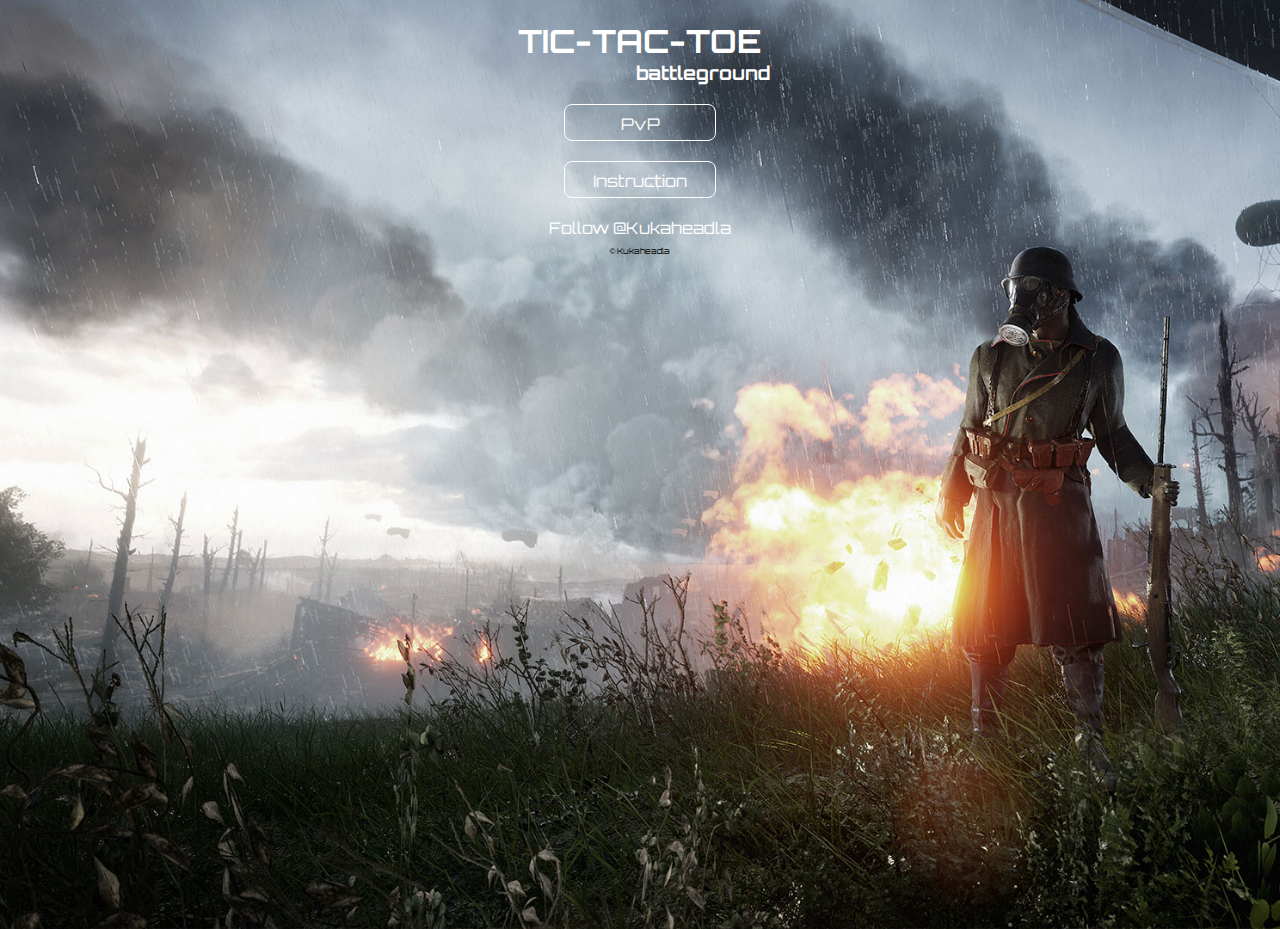
<file: index.html>
<!DOCTYPE html>
<html lang="en">
<head>
  <meta charset="UTF-8">
  <meta name="viewport" content="width=device-width, initial-scale=1.0">
  <meta http-equiv="X-UA-Compatible" content="ie=edge">
  <link href="https://fonts.googleapis.com/css?family=Orbitron" rel="stylesheet">
  <link rel="stylesheet" href="CSS/style.css">
  <title>TIC-TAC-TOE</title>
</head>
<body>
  <h1>TIC-TAC-TOE</h1>
  <h3>battleground</h3>
  <a href="pvp/pvp.html"><div class='menu' id='hoverSound'>PvP</div></a>
  <br>
  <a href="instruction.html"><div class='menu'  id='hoverSound2'>Instruction</div></a>
  <br>

  <div class='end'><a href="https://twitter.com/Kukaheadla" class="twitter-follow-button" data-show-count="false">Follow @Kukaheadla</a><script async src="//platform.twitter.com/widgets.js" charset="utf-8"></script></div>
  <p>&copy Kukaheadla</p>

</body>

<script
  src="https://code.jquery.com/jquery-3.1.1.js"
  integrity="sha256-16cdPddA6VdVInumRGo6IbivbERE8p7CQR3HzTBuELA="
  crossorigin="anonymous"></script>
<script>
window.twttr = (function(d, s, id) {
  var js, fjs = d.getElementsByTagName(s)[0],
    t = window.twttr || {};
  if (d.getElementById(id)) return t;
  js = d.createElement(s);
  js.id = id;
  js.src = "https://platform.twitter.com/widgets.js";
  fjs.parentNode.insertBefore(js, fjs);

  t._e = [];
  t.ready = function(f) {
    t._e.push(f);
  };

  return t;
}(document, "script", "twitter-wjs"));

function play(){
     var audio = document.getElementById("audio");
     audio.play();
               }



$("#hoverSound").mouseenter(function() {
  new Audio('audio/beep.mp3').play()
});

$("#hoverSound2").mouseenter(function() {
  new Audio('audio/beep.mp3').play()
});

$("#hoverSound").mousedown(function() {
  new Audio('audio/gun.mp3').play()
});

$("#hoverSound2").mousedown(function() {
  new Audio('audio/gun.mp3').play()
});

</script>
</html>
</file>
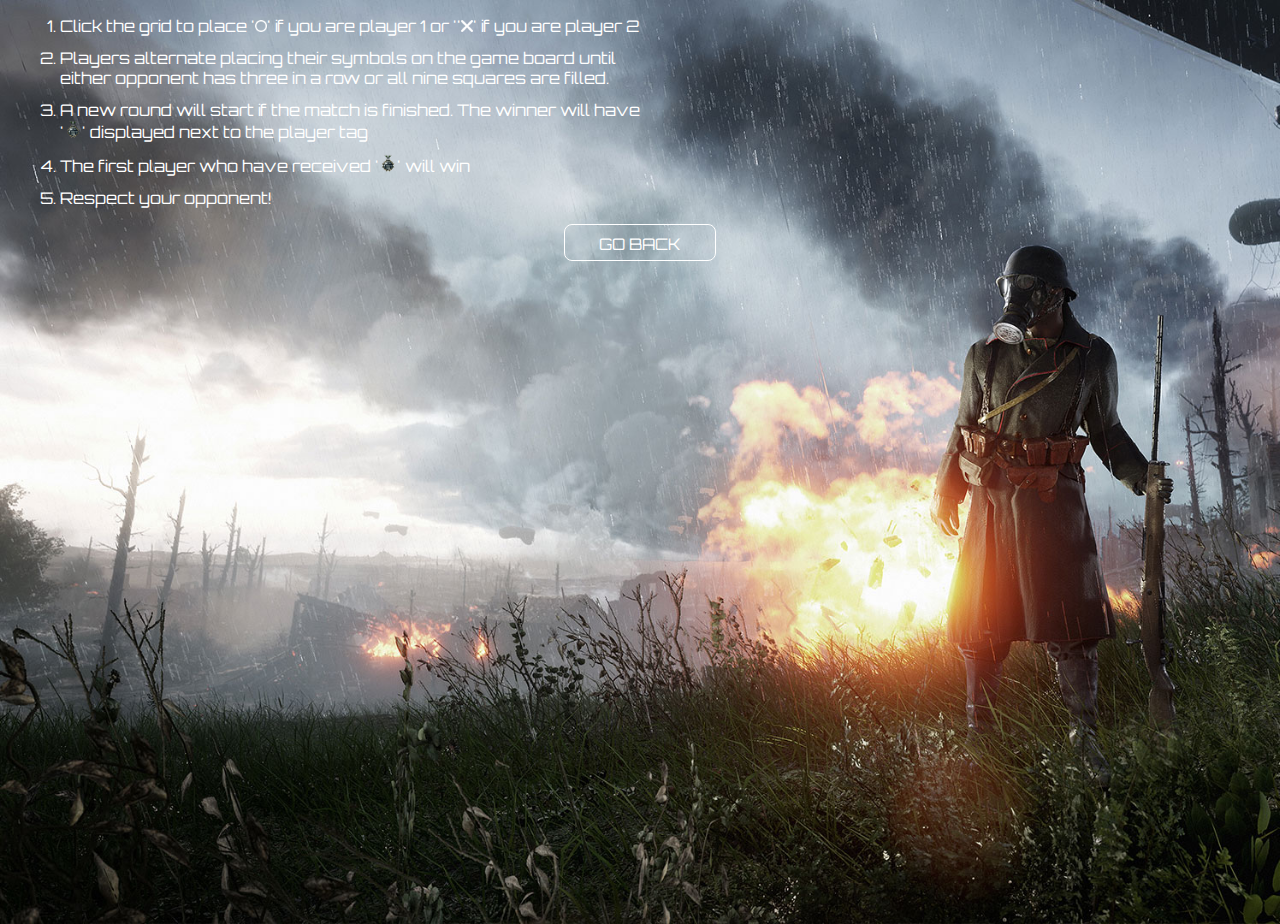
<file: instruction.html>
<!DOCTYPE html>
<html lang="en">
<head>
  <meta charset="UTF-8">
  <meta name="viewport" content="width=device-width, initial-scale=1.0">
  <meta http-equiv="X-UA-Compatible" content="ie=edge">
  <link href="https://fonts.googleapis.com/css?family=Orbitron" rel="stylesheet">
  <link rel="stylesheet" href="CSS/style.css">
  <title>Document</title>
</head>
<body>
  <ol>
  <li>Click the grid to place '<img src="images/circle-outline-xxl.png" alt="CIRCLE" class='gridPlacer'>' if you are player 1 or ''<img src="images/makefg.png" alt="CROSS" class='gridPlacer'>' if you are player 2</li>
  <li> Players alternate placing their symbols on the game board until either opponent has three in a row or all nine squares are filled. </li>
  <li>A new round will start if the match is finished. The winner will have '<img src="images/medal.png" alt="a medal" id='bullet'>' displayed next to the player tag</li>
  <li>The first player who have received  '<img src="images/medal.png" alt="medal.png" id='bullet'>' will win </li>
  <li>Respect your opponent!</li>
</ol>

<a href="index.html"><div class='menu' id='hoverSound'>GO BACK</div></a>

</body>
<script
  src="https://code.jquery.com/jquery-3.1.1.js"
  integrity="sha256-16cdPddA6VdVInumRGo6IbivbERE8p7CQR3HzTBuELA="
  crossorigin="anonymous"></script>
<script>

$("#hoverSound").mouseenter(function() {
  new Audio('audio/beep.mp3').play()
});
$("#hoverSound").mousedown(function() {
  new Audio('audio/gun.mp3').play()
});

</script>
</html>
</file>
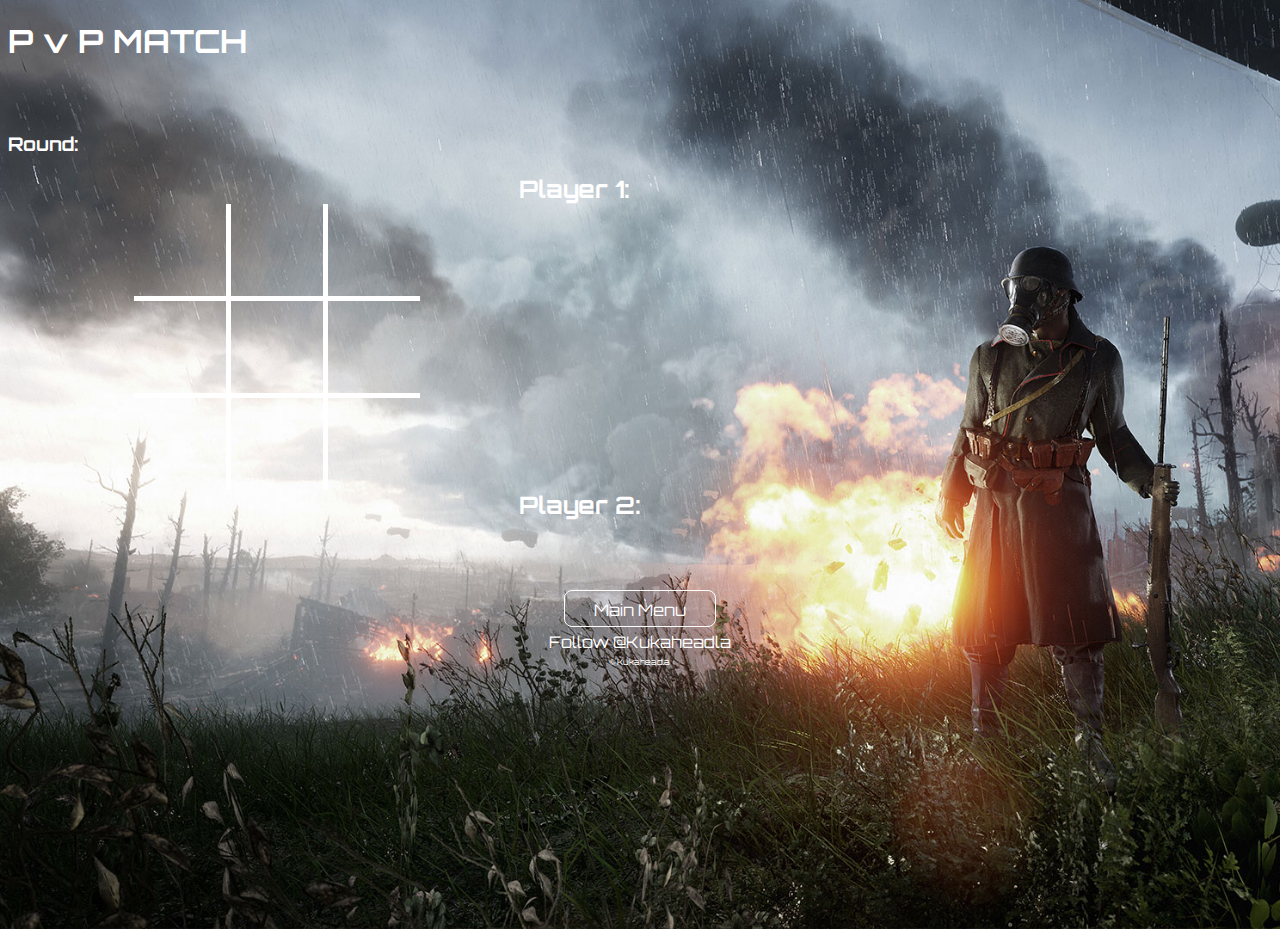
<file: pvp/pvp.html>
<!DOCTYPE html>
<html lang="en">
<head>
  <meta charset="UTF-8">
  <meta name="viewport" content="width=device-width, initial-scale=1.0">
  <meta http-equiv="X-UA-Compatible" content="ie=edge">
  <link href="https://fonts.googleapis.com/css?family=Orbitron" rel="stylesheet">
  <link rel="stylesheet" href="../CSS/pvp.css">
  <title>PvP Match</title>
</head>
<body>

<header>
<h1>P v P MATCH</h1>
<h2 id='messageBoard'></h2>
<h3>Round: <div class='roundCount'></div></h3>
<h2 class='p1' >Player 1: </h2><div class='bullet1'></div>
<!-- <img class='bullet' src="/Users/KevinYang/wdi11/projects/tic-tac-toe/images/bullet.gif" alt=""> -->
</header>


<table id="board">
  <tr>
    <td id="box0" class='boardHover'></td>
    <td id="box1" class='boardHover'></td>
    <td id="box2" class='boardHover'></td>
  </tr>
  <tr>
    <td id="box3" class='boardHover'></td>
    <td id="box4" class='boardHover'></td>
    <td id="box5" class='boardHover'></td>
  </tr>
  <tr>
    <td id="box6" class='boardHover'></td>
    <td id="box7" class='boardHover'></td>
    <td id="box8" class='boardHover'></td>
  </tr>
</table>
<h2 class='p2'>Player 2:</h2><div class='bullet2'></div>
<footer>
<a href="../index.html">
  <div class='menu' id='hoverSound'>Main Menu</div>
</a>

<div class='end' class='follow'><a href="https://twitter.com/Kukaheadla" class="twitter-follow-button" data-show-count="false">Follow @Kukaheadla</a><script async src="//platform.twitter.com/widgets.js" charset="utf-8"></script></div>
<p>&copy Kukaheadla</p>
</footer>
</body>
<script
  src="https://code.jquery.com/jquery-3.1.1.js"
  integrity="sha256-16cdPddA6VdVInumRGo6IbivbERE8p7CQR3HzTBuELA="
  crossorigin="anonymous"></script>
<script src="main.js" charset="utf-8"></script>
<script>
window.twttr = (function(d, s, id) {
  var js, fjs = d.getElementsByTagName(s)[0],
    t = window.twttr || {};
  if (d.getElementById(id)) return t;
  js = d.createElement(s);
  js.id = id;
  js.src = "https://platform.twitter.com/widgets.js";
  fjs.parentNode.insertBefore(js, fjs);

  t._e = [];
  t.ready = function(f) {
    t._e.push(f);
  };

  return t;
}(document, "script", "twitter-wjs"));

$("#hoverSound").mouseenter(function() {
  new Audio('../audio/beep.mp3').play()
});

$(".boardHover").mouseenter(function() {
  new Audio('../audio/beep2.mp3').play()
});

$(".boardHover").mousedown(function() {
  new Audio('../audio/beep3.mp3').play()
});
</script>
</html>
</file>
<file: CSS/style.css>
*{
  font-family: 'Orbitron', sans-serif;
  color: white;
}

h1{
  text-align:center;
  margin-bottom: -19px;
}

h3 {
  text-align:center;
  padding-left: 126px;
}

body {

  background-image: url('../images/rendition1.img.jpg');
  background-size: cover;
  background-repeat:   no-repeat;
  height: 100vh
  /*text-align: center;*/

}

.menu{
  padding-top: 9px;
  margin: 0 auto;
  text-align: center;
  border: 1px solid white;
  border-radius: 8px;
  height:26px;
  width: 150px;

}

.menu:hover {
  background-color: white;
  color: black;
}
.end{
  text-align:center;
}

footer {
  text-align: center;
  margin-top: 320px;
}

p{
  font-size: 8px;
  text-align: center;
  color: black;
}

a{
  text-decoration:none;
}

.gridPlacer {
  width: 12px;
}

li{
  margin:12px;
}

#bullet {
  width: 18px;
}

ol{
  max-width: 608px;
}

@media (max-device-width: 320px){

  footer{
    margin-top: 120px;
  }
  li{
    color: black;
  }
}

@media (max-device-height: 420px) {
  body{
    height: 100vh;
  }

  footer{
    margin-top: 32px;
  }
}
</file>
<file: CSS/pvp.css>
*{
  font-family: 'Orbitron', sans-serif;
  /*font-family: -apple-system, BlinkMacSystemFont, sans-serif;*/
  color: white;
}

body {
  background-image: url('../images/rendition1.img.jpg');
  background-size: cover;
  background-repeat:   no-repeat;
  height: 100vh;
}

.end , p{
  text-align: center;
  margin:5px;
}
.gradient {
  background-image: linear-gradient(rgba(0, 0, 0, 0.6), rgba(0, 0, 0, 0.6)),
  url('../images/rendition1.img.jpg');
}


table {
  border-collapse: collapse;
  border-spacing: 0;
}


 td {
  width: 90px;
  height: 90px;
  border: 5px solid white;
  font-family: Helvetica;
  font-size: 30px;
  text-align: center;
}

#board tr td:hover {
  background: rgba(198, 198, 198,0.4);
  cursor: pointer;
}

#box0, #box1, #box2 {
  border-top: none;
}

#box0, #box3, #box6 {
  border-left: none;
}

#box6, #box7, #box8 {
  border-bottom: none;
}

#box2, #box5, #box8 {
  border-right: none;
}

#board {
  margin-left: 10%;
}

footer {
  text-align: center;
  margin-top: 34px;
}

p{
  font-size: 8px;
}

#theImg {
  width: 39%;
}

h2{
  margin-left: 21em;
  text-align: center;
  height:36px;
  width: 120px;
  border-radius: 3px;
  margin-bottom: 2px;
  display: inline;
}

#playerTurn{
  background-color: rgba(255,250,250,0.3);
  /*color: black;*/
}

.bullet {
  display:inline;
  width:19px;
  margin-left: 1em;
  display: inline;

}

.roundCount {
      display: inline;
}

.menu{
  padding-top: 9px;
  margin: 0 auto;
  text-align: center;
  border: 1px solid white;
  border-radius: 8px;
  height:26px;
  width: 150px;
  margin-top: 70px;
}

.menu:hover {
  background-color: white;
  color: black;
}

a {
  text-decoration: none;
}

.bullet1{
  display:inline;
  width:22px;
  margin-left: 0em;
  display: inline;
}

.bullet2{
  display:inline;
  width:22px;
  margin-left: 0em;
  display: inline;
}

.p1, .p2{
  padding: 7px;
}

#messageBoard {
  margin-left: 8em;
}

@media only screen
and (max-device-height : 739px)
and (orientation : landscape) {
  td{
    width: 62px;
    height:  62px;
    border: 1px solid white;
  }

  h1{
    font-size: 20px;
    margin-bottom: 0px;
  }

  h2{
    font-size: 15px;
    margin: 1em;
  }

  #board {
    margin: 28px;
    margin-bottom: 10px;
  }

  footer{
    margin-top: -390px;
    margin-left: 1px;
  }

  h3{
    margin-top: 0px;
  }

  body{
    height: 100vh;

  }
}

@media (max-device-width: 490px){

  h1{
    font-size: 20px;
  }

  h2{
    font-size: 15px;
    margin: 1em;
  }

  td{
    width: 68px;
    height:  68px;
    border: 1px solid white;
  }

  #board {
    margin: 28px;
  }

  .bullet{
    width: 18px;
    margin-left: 0em;
    padding-left: 3px;
  }

  body{
    height: 100vh;
  }
}

.colorShift {
  background-color: rgba(107, 255, 119, 0.3);

}
</file>
